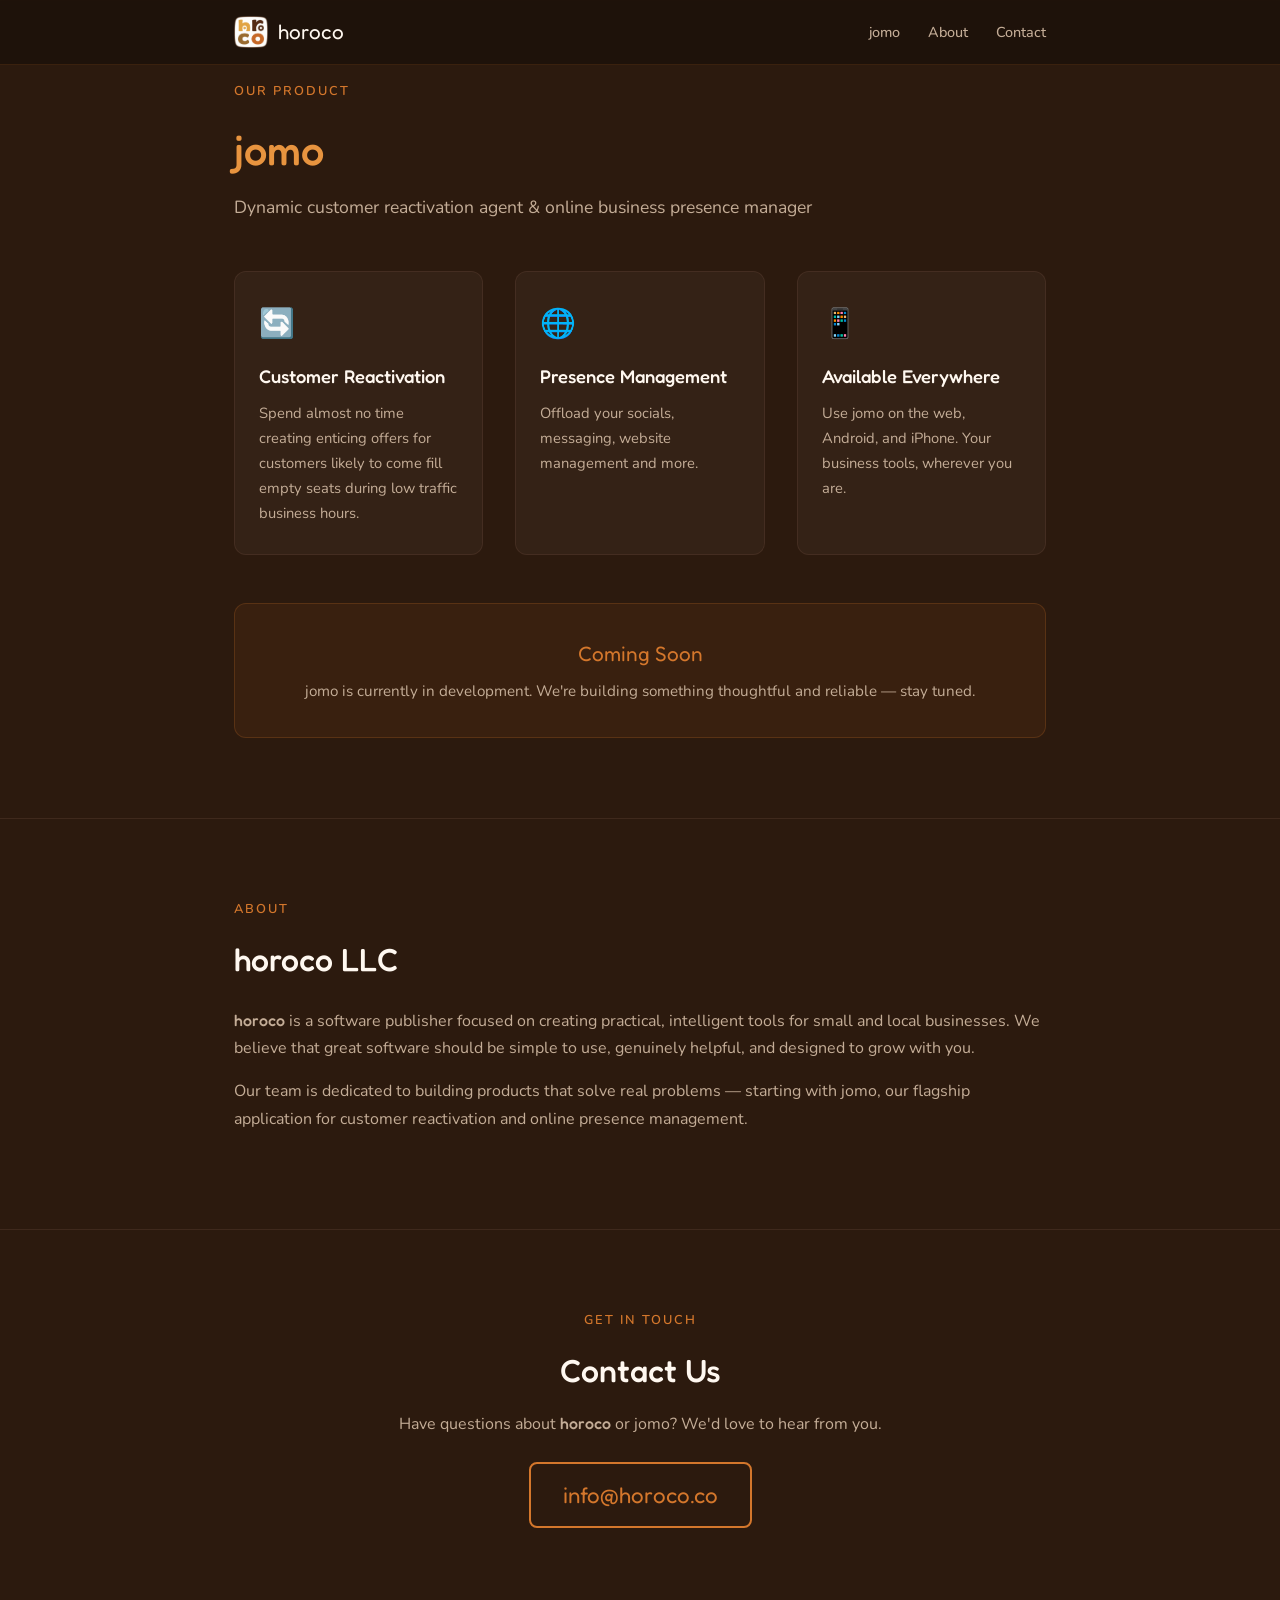
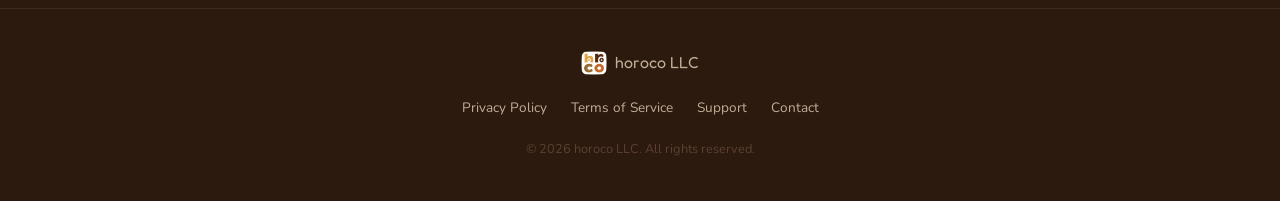
<file: index.html>
<!DOCTYPE html>
<html lang="en">
<head>
    <meta charset="UTF-8">
    <meta name="viewport" content="width=device-width, initial-scale=1.0">
    <title>horoco — Software for Growing Businesses</title>
    <meta name="description" content="horoco LLC builds intelligent software for small and local businesses. Our flagship product jomo is a dynamic customer reactivation agent and online business presence manager.">
    <link rel="preconnect" href="https://fonts.googleapis.com">
    <link rel="preconnect" href="https://fonts.gstatic.com" crossorigin>
    <link href="https://fonts.googleapis.com/css2?family=Fredoka:wght@400;500;600&family=Nunito:wght@400;500;600;700&display=swap" rel="stylesheet">
    <link rel="stylesheet" href="style.css">
    <link rel="icon" type="image/png" href="logo.png">
</head>
<body>

    <nav>
        <div class="nav-inner">
            <a href="/" class="nav-logo">
                <img src="logo.png" alt="horoco" class="logo-img">
                <span class="logo-text">horoco</span>
            </a>
            <div class="nav-links">
                <a href="#jomo">jomo</a>
                <a href="#about">About</a>
                <a href="#contact">Contact</a>
            </div>
        </div>
    </nav>

    <main>
        <section id="jomo" class="product first-section">
            <div class="container">
                <div class="section-label">Our Product</div>
                <h2>jomo</h2>
                <p class="product-tagline">Dynamic customer reactivation agent &amp; online business presence manager</p>

                <div class="features">
                    <div class="feature">
                        <div class="feature-icon">&#x1F504;</div>
                        <h3>Customer Reactivation</h3>
                        <p>Spend almost no time creating enticing offers for customers likely to come fill empty seats during low traffic business hours.</p>
                    </div>
                    <div class="feature">
                        <div class="feature-icon">&#x1F310;</div>
                        <h3>Presence Management</h3>
                        <p>Offload your socials, messaging, website management and more.</p>
                    </div>
                    <div class="feature">
                        <div class="feature-icon">&#x1F4F1;</div>
                        <h3>Available Everywhere</h3>
                        <p>Use jomo on the web, Android, and iPhone. Your business tools, wherever you are.</p>
                    </div>
                </div>

                <div class="coming-soon">
                    <span>Coming Soon</span>
                    <p>jomo is currently in development. We're building something thoughtful and reliable — stay tuned.</p>
                </div>
            </div>
        </section>

        <section id="about" class="about">
            <div class="container">
                <div class="section-label">About</div>
                <h2>horoco LLC</h2>
                <p><span class="brand">horoco</span> is a software publisher focused on creating practical, intelligent tools for small and local businesses. We believe that great software should be simple to use, genuinely helpful, and designed to grow with you.</p>
                <p>Our team is dedicated to building products that solve real problems — starting with jomo, our flagship application for customer reactivation and online presence management.</p>
            </div>
        </section>

        <section id="contact" class="contact">
            <div class="container">
                <div class="section-label">Get in Touch</div>
                <h2>Contact Us</h2>
                <p>Have questions about <span class="brand">horoco</span> or jomo? We'd love to hear from you.</p>
                <a href="mailto:info@horoco.co" class="email-link">info@horoco.co</a>
            </div>
        </section>
    </main>

    <footer>
        <div class="container footer-inner">
            <div class="footer-brand">
                <img src="logo.png" alt="horoco" class="footer-logo-img">
                <span>horoco LLC</span>
            </div>
            <div class="footer-links">
                <a href="privacy.html">Privacy Policy</a>
                <a href="terms.html">Terms of Service</a>
                <a href="support.html">Support</a>
                <a href="mailto:info@horoco.co">Contact</a>
            </div>
            <div class="footer-copy">
                &copy; 2026 horoco LLC. All rights reserved.
            </div>
        </div>
    </footer>

</body>
</html>
</file>
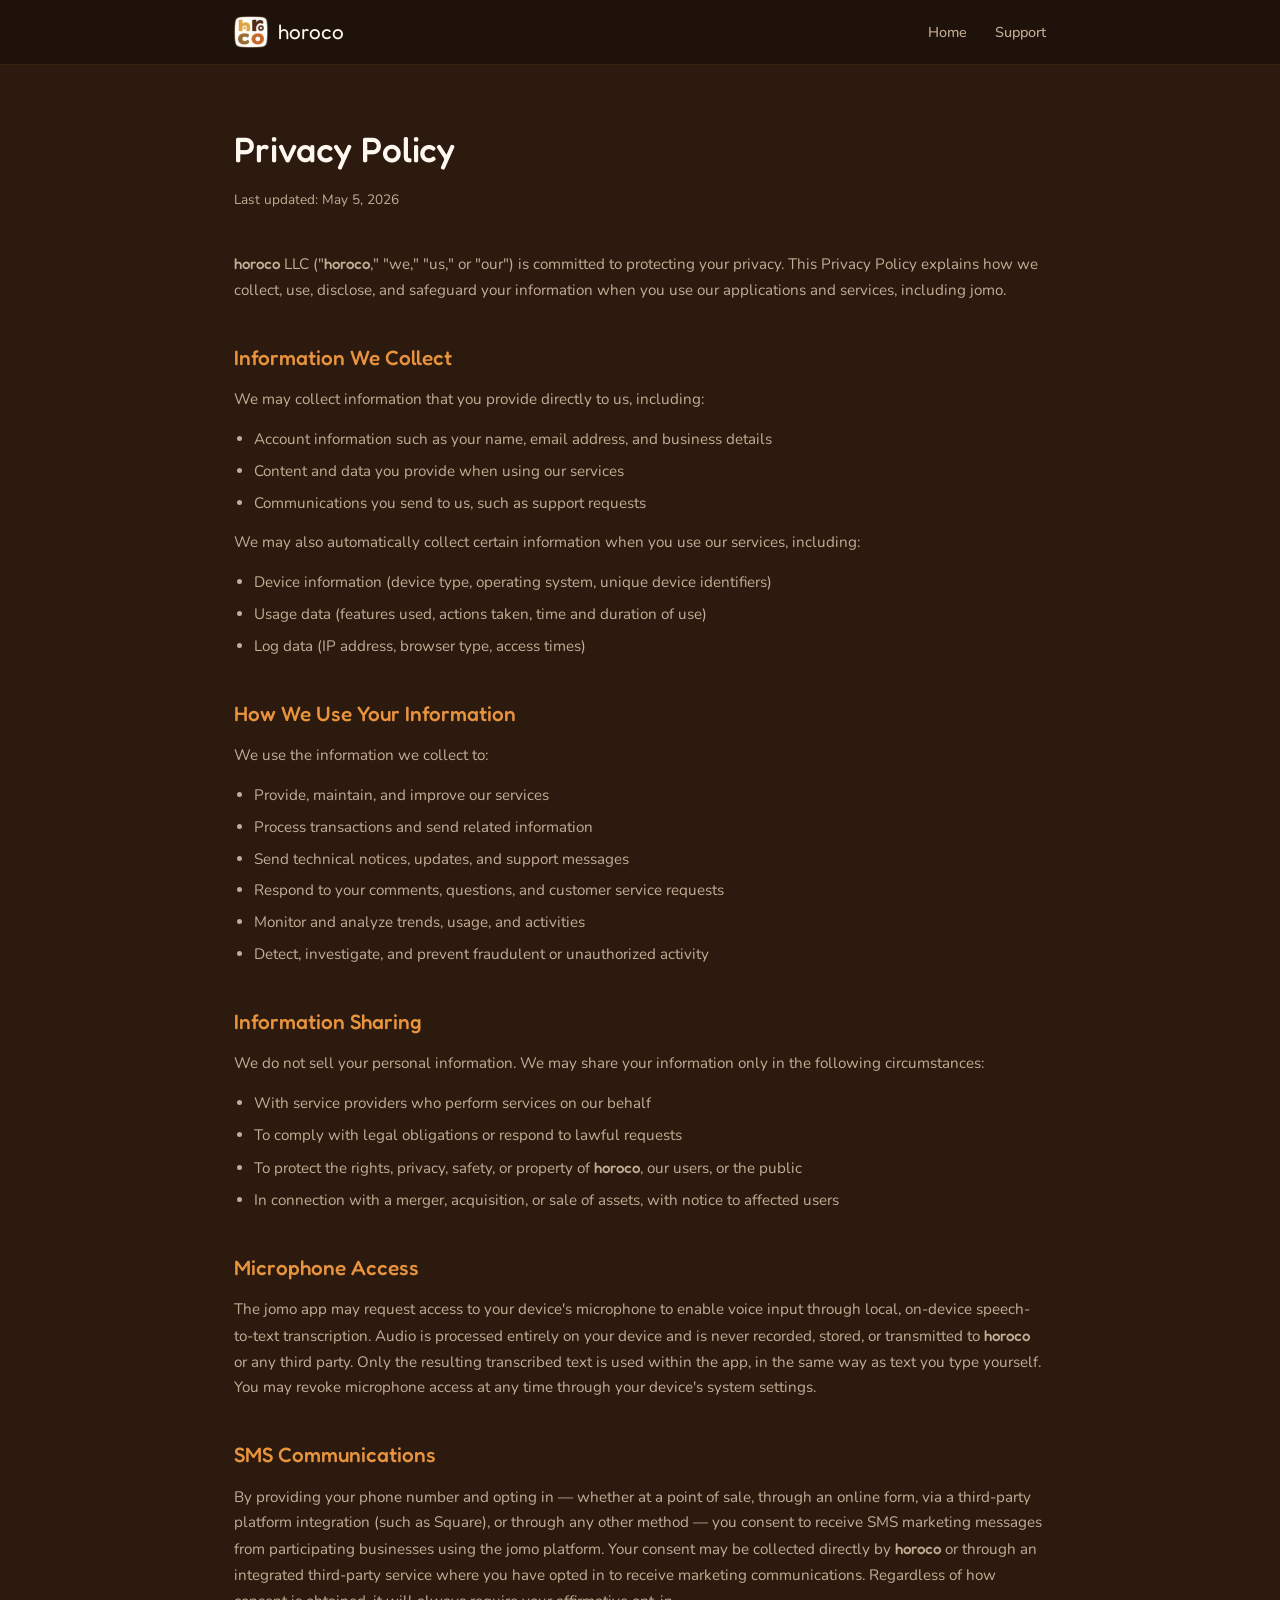
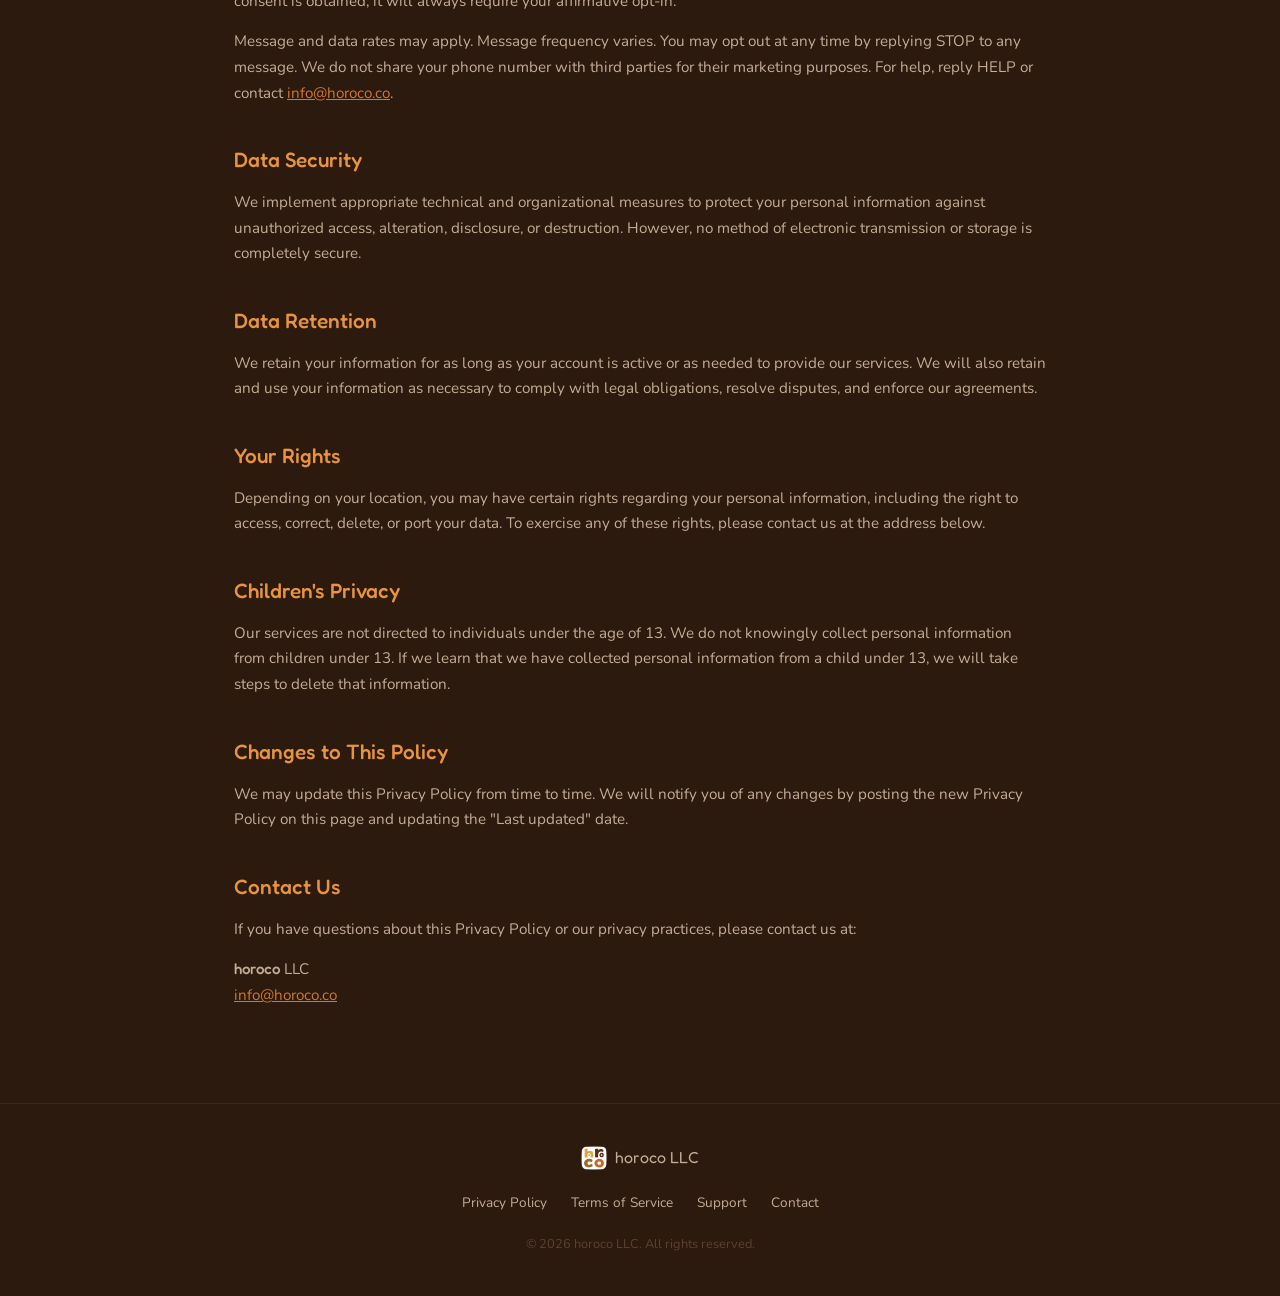
<file: privacy.html>
<!DOCTYPE html>
<html lang="en">
<head>
    <meta charset="UTF-8">
    <meta name="viewport" content="width=device-width, initial-scale=1.0">
    <title>Privacy Policy — horoco LLC</title>
    <meta name="description" content="Privacy Policy for horoco LLC and jomo.">
    <link rel="preconnect" href="https://fonts.googleapis.com">
    <link rel="preconnect" href="https://fonts.gstatic.com" crossorigin>
    <link href="https://fonts.googleapis.com/css2?family=Fredoka:wght@400;500;600&family=Nunito:wght@400;500;600;700&display=swap" rel="stylesheet">
    <link rel="stylesheet" href="style.css">
    <link rel="icon" type="image/png" href="logo.png">
    <style>
        .legal { padding: 120px 0 80px; }
        .legal h1 { font-size: 2.2rem; margin-bottom: 8px; }
        .legal .updated { font-size: 0.85rem; color: var(--cream-dim); margin-bottom: 40px; }
        .legal h2 { font-size: 1.3rem; margin-top: 36px; margin-bottom: 12px; color: var(--orange-light); }
        .legal p, .legal ul { color: var(--cream-dim); margin-bottom: 14px; font-size: 0.95rem; }
        .legal ul { padding-left: 20px; }
        .legal li { margin-bottom: 6px; }
        .legal a { color: var(--orange); }
    </style>
</head>
<body>

    <nav>
        <div class="nav-inner">
            <a href="/" class="nav-logo">
                <img src="logo.png" alt="horoco" class="logo-img">
                <span class="logo-text">horoco</span>
            </a>
            <div class="nav-links">
                <a href="/">Home</a>
                <a href="support.html">Support</a>
            </div>
        </div>
    </nav>

    <main class="legal">
        <div class="container">
            <h1>Privacy Policy</h1>
            <p class="updated">Last updated: May 5, 2026</p>

            <p><span class="brand">horoco</span> LLC ("<span class="brand">horoco</span>," "we," "us," or "our") is committed to protecting your privacy. This Privacy Policy explains how we collect, use, disclose, and safeguard your information when you use our applications and services, including jomo.</p>

            <h2>Information We Collect</h2>
            <p>We may collect information that you provide directly to us, including:</p>
            <ul>
                <li>Account information such as your name, email address, and business details</li>
                <li>Content and data you provide when using our services</li>
                <li>Communications you send to us, such as support requests</li>
            </ul>
            <p>We may also automatically collect certain information when you use our services, including:</p>
            <ul>
                <li>Device information (device type, operating system, unique device identifiers)</li>
                <li>Usage data (features used, actions taken, time and duration of use)</li>
                <li>Log data (IP address, browser type, access times)</li>
            </ul>

            <h2>How We Use Your Information</h2>
            <p>We use the information we collect to:</p>
            <ul>
                <li>Provide, maintain, and improve our services</li>
                <li>Process transactions and send related information</li>
                <li>Send technical notices, updates, and support messages</li>
                <li>Respond to your comments, questions, and customer service requests</li>
                <li>Monitor and analyze trends, usage, and activities</li>
                <li>Detect, investigate, and prevent fraudulent or unauthorized activity</li>
            </ul>

            <h2>Information Sharing</h2>
            <p>We do not sell your personal information. We may share your information only in the following circumstances:</p>
            <ul>
                <li>With service providers who perform services on our behalf</li>
                <li>To comply with legal obligations or respond to lawful requests</li>
                <li>To protect the rights, privacy, safety, or property of <span class="brand">horoco</span>, our users, or the public</li>
                <li>In connection with a merger, acquisition, or sale of assets, with notice to affected users</li>
            </ul>

            <h2>Microphone Access</h2>
            <p>The jomo app may request access to your device's microphone to enable voice input through local, on-device speech-to-text transcription. Audio is processed entirely on your device and is never recorded, stored, or transmitted to <span class="brand">horoco</span> or any third party. Only the resulting transcribed text is used within the app, in the same way as text you type yourself. You may revoke microphone access at any time through your device's system settings.</p>

            <h2>SMS Communications</h2>
            <p>By providing your phone number and opting in — whether at a point of sale, through an online form, via a third-party platform integration (such as Square), or through any other method — you consent to receive SMS marketing messages from participating businesses using the jomo platform. Your consent may be collected directly by <span class="brand">horoco</span> or through an integrated third-party service where you have opted in to receive marketing communications. Regardless of how consent is obtained, it will always require your affirmative opt-in.</p>
            <p>Message and data rates may apply. Message frequency varies. You may opt out at any time by replying STOP to any message. We do not share your phone number with third parties for their marketing purposes. For help, reply HELP or contact <a href="mailto:info@horoco.co">info@horoco.co</a>.</p>

            <h2>Data Security</h2>
            <p>We implement appropriate technical and organizational measures to protect your personal information against unauthorized access, alteration, disclosure, or destruction. However, no method of electronic transmission or storage is completely secure.</p>

            <h2>Data Retention</h2>
            <p>We retain your information for as long as your account is active or as needed to provide our services. We will also retain and use your information as necessary to comply with legal obligations, resolve disputes, and enforce our agreements.</p>

            <h2>Your Rights</h2>
            <p>Depending on your location, you may have certain rights regarding your personal information, including the right to access, correct, delete, or port your data. To exercise any of these rights, please contact us at the address below.</p>

            <h2>Children's Privacy</h2>
            <p>Our services are not directed to individuals under the age of 13. We do not knowingly collect personal information from children under 13. If we learn that we have collected personal information from a child under 13, we will take steps to delete that information.</p>

            <h2>Changes to This Policy</h2>
            <p>We may update this Privacy Policy from time to time. We will notify you of any changes by posting the new Privacy Policy on this page and updating the "Last updated" date.</p>

            <h2>Contact Us</h2>
            <p>If you have questions about this Privacy Policy or our privacy practices, please contact us at:</p>
            <p><span class="brand">horoco</span> LLC<br><a href="mailto:info@horoco.co">info@horoco.co</a></p>
        </div>
    </main>

    <footer>
        <div class="container footer-inner">
            <div class="footer-brand">
                <img src="logo.png" alt="horoco" class="footer-logo-img">
                <span>horoco LLC</span>
            </div>
            <div class="footer-links">
                <a href="privacy.html">Privacy Policy</a>
                <a href="terms.html">Terms of Service</a>
                <a href="support.html">Support</a>
                <a href="mailto:info@horoco.co">Contact</a>
            </div>
            <div class="footer-copy">
                &copy; 2026 horoco LLC. All rights reserved.
            </div>
        </div>
    </footer>

</body>
</html>
</file>
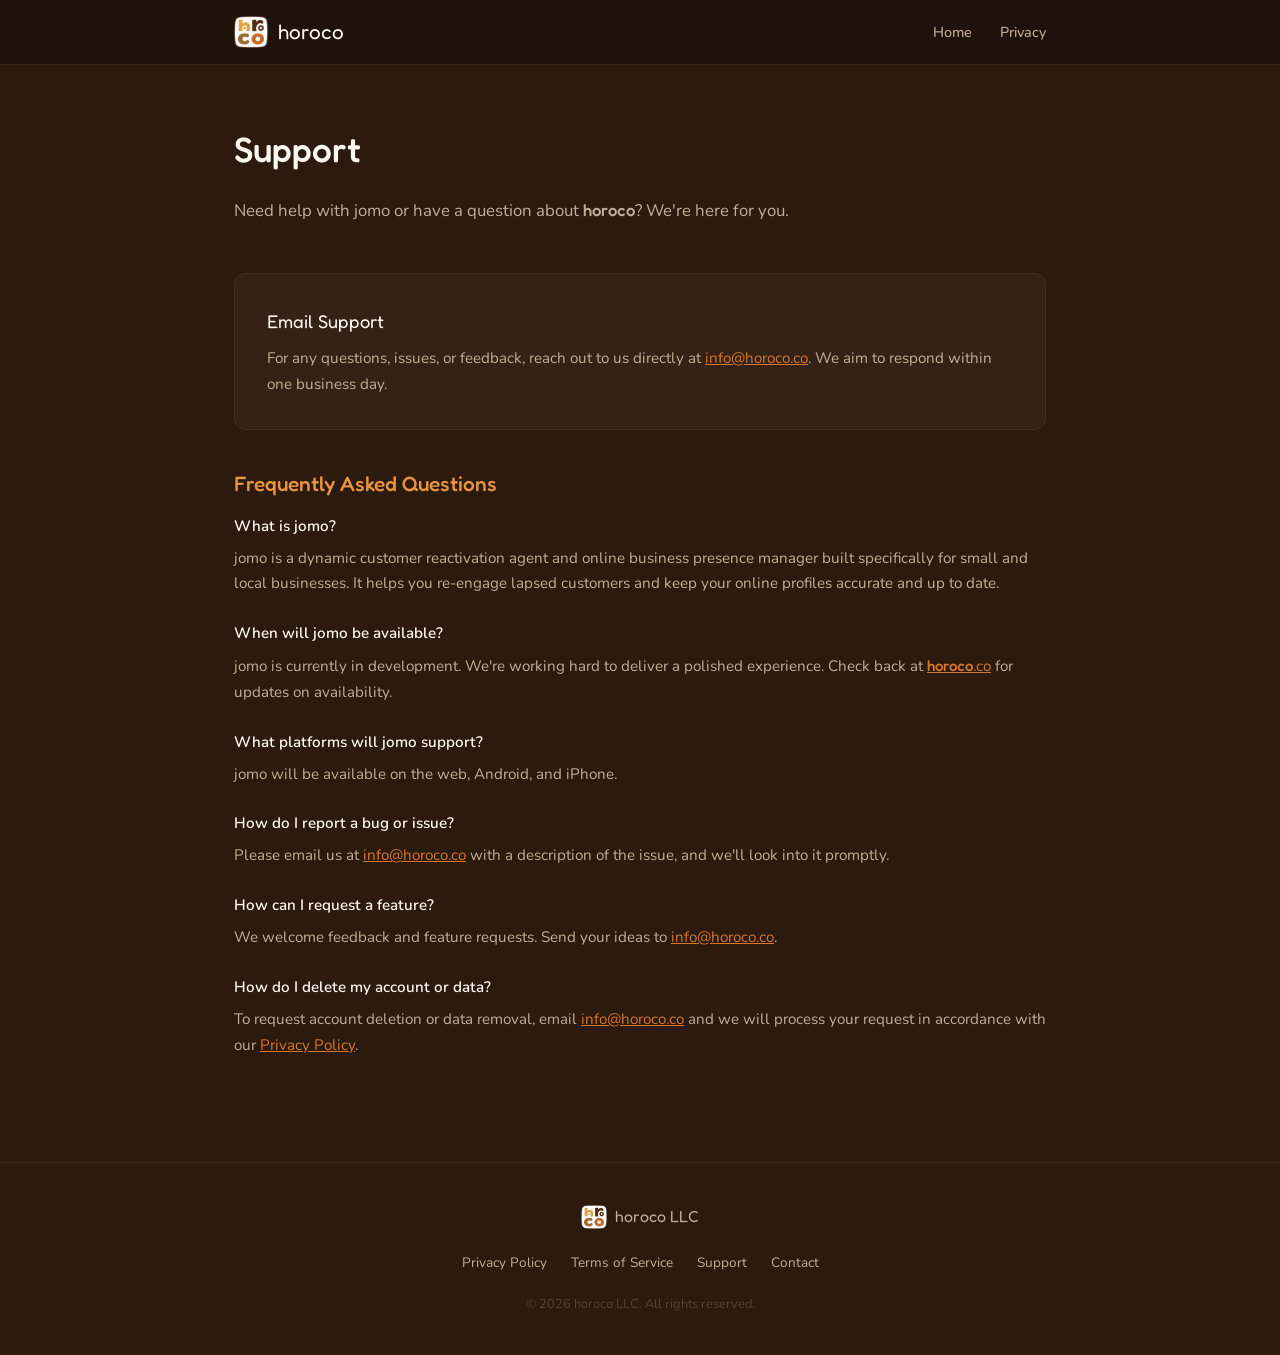
<file: support.html>
<!DOCTYPE html>
<html lang="en">
<head>
    <meta charset="UTF-8">
    <meta name="viewport" content="width=device-width, initial-scale=1.0">
    <title>Support — horoco LLC</title>
    <meta name="description" content="Get help and support for jomo and other horoco products.">
    <link rel="preconnect" href="https://fonts.googleapis.com">
    <link rel="preconnect" href="https://fonts.gstatic.com" crossorigin>
    <link href="https://fonts.googleapis.com/css2?family=Fredoka:wght@400;500;600&family=Nunito:wght@400;500;600;700&display=swap" rel="stylesheet">
    <link rel="stylesheet" href="style.css">
    <link rel="icon" type="image/png" href="logo.png">
    <style>
        .support { padding: 120px 0 80px; }
        .support h1 { font-size: 2.2rem; margin-bottom: 16px; }
        .support .intro { color: var(--cream-dim); margin-bottom: 48px; font-size: 1.05rem; }
        .support h2 { font-size: 1.3rem; margin-top: 36px; margin-bottom: 12px; color: var(--orange-light); font-family: 'Fredoka', sans-serif; font-weight: 500; }
        .support p { color: var(--cream-dim); margin-bottom: 14px; font-size: 0.95rem; }
        .support a { color: var(--orange); }
        .support-card {
            background: rgba(61, 43, 30, 0.5);
            border: 1px solid rgba(92, 64, 51, 0.4);
            border-radius: 12px;
            padding: 32px;
            margin-bottom: 24px;
        }
        .support-card h3 {
            font-family: 'Fredoka', sans-serif;
            font-weight: 400;
            font-size: 1.15rem;
            color: var(--cream-light);
            margin-bottom: 8px;
        }
        .support-card p {
            margin-bottom: 0;
        }
        .faq-item { margin-bottom: 24px; }
        .faq-item h3 {
            font-family: 'Nunito', sans-serif;
            font-weight: 600;
            font-size: 0.95rem;
            color: var(--cream-light);
            margin-bottom: 6px;
        }
        .faq-item p { margin-bottom: 0; }
    </style>
</head>
<body>

    <nav>
        <div class="nav-inner">
            <a href="/" class="nav-logo">
                <img src="logo.png" alt="horoco" class="logo-img">
                <span class="logo-text">horoco</span>
            </a>
            <div class="nav-links">
                <a href="/">Home</a>
                <a href="privacy.html">Privacy</a>
            </div>
        </div>
    </nav>

    <main class="support">
        <div class="container">
            <h1>Support</h1>
            <p class="intro">Need help with jomo or have a question about <span class="brand">horoco</span>? We're here for you.</p>

            <div class="support-card">
                <h3>Email Support</h3>
                <p>For any questions, issues, or feedback, reach out to us directly at <a href="mailto:info@horoco.co">info@horoco.co</a>. We aim to respond within one business day.</p>
            </div>

            <h2>Frequently Asked Questions</h2>

            <div class="faq-item">
                <h3>What is jomo?</h3>
                <p>jomo is a dynamic customer reactivation agent and online business presence manager built specifically for small and local businesses. It helps you re-engage lapsed customers and keep your online profiles accurate and up to date.</p>
            </div>

            <div class="faq-item">
                <h3>When will jomo be available?</h3>
                <p>jomo is currently in development. We're working hard to deliver a polished experience. Check back at <a href="https://www.horoco.co"><span class="brand">horoco</span>.co</a> for updates on availability.</p>
            </div>

            <div class="faq-item">
                <h3>What platforms will jomo support?</h3>
                <p>jomo will be available on the web, Android, and iPhone.</p>
            </div>

            <div class="faq-item">
                <h3>How do I report a bug or issue?</h3>
                <p>Please email us at <a href="mailto:info@horoco.co">info@horoco.co</a> with a description of the issue, and we'll look into it promptly.</p>
            </div>

            <div class="faq-item">
                <h3>How can I request a feature?</h3>
                <p>We welcome feedback and feature requests. Send your ideas to <a href="mailto:info@horoco.co">info@horoco.co</a>.</p>
            </div>

            <div class="faq-item">
                <h3>How do I delete my account or data?</h3>
                <p>To request account deletion or data removal, email <a href="mailto:info@horoco.co">info@horoco.co</a> and we will process your request in accordance with our <a href="privacy.html">Privacy Policy</a>.</p>
            </div>
        </div>
    </main>

    <footer>
        <div class="container footer-inner">
            <div class="footer-brand">
                <img src="logo.png" alt="horoco" class="footer-logo-img">
                <span>horoco LLC</span>
            </div>
            <div class="footer-links">
                <a href="privacy.html">Privacy Policy</a>
                <a href="terms.html">Terms of Service</a>
                <a href="support.html">Support</a>
                <a href="mailto:info@horoco.co">Contact</a>
            </div>
            <div class="footer-copy">
                &copy; 2026 horoco LLC. All rights reserved.
            </div>
        </div>
    </footer>

</body>
</html>
</file>
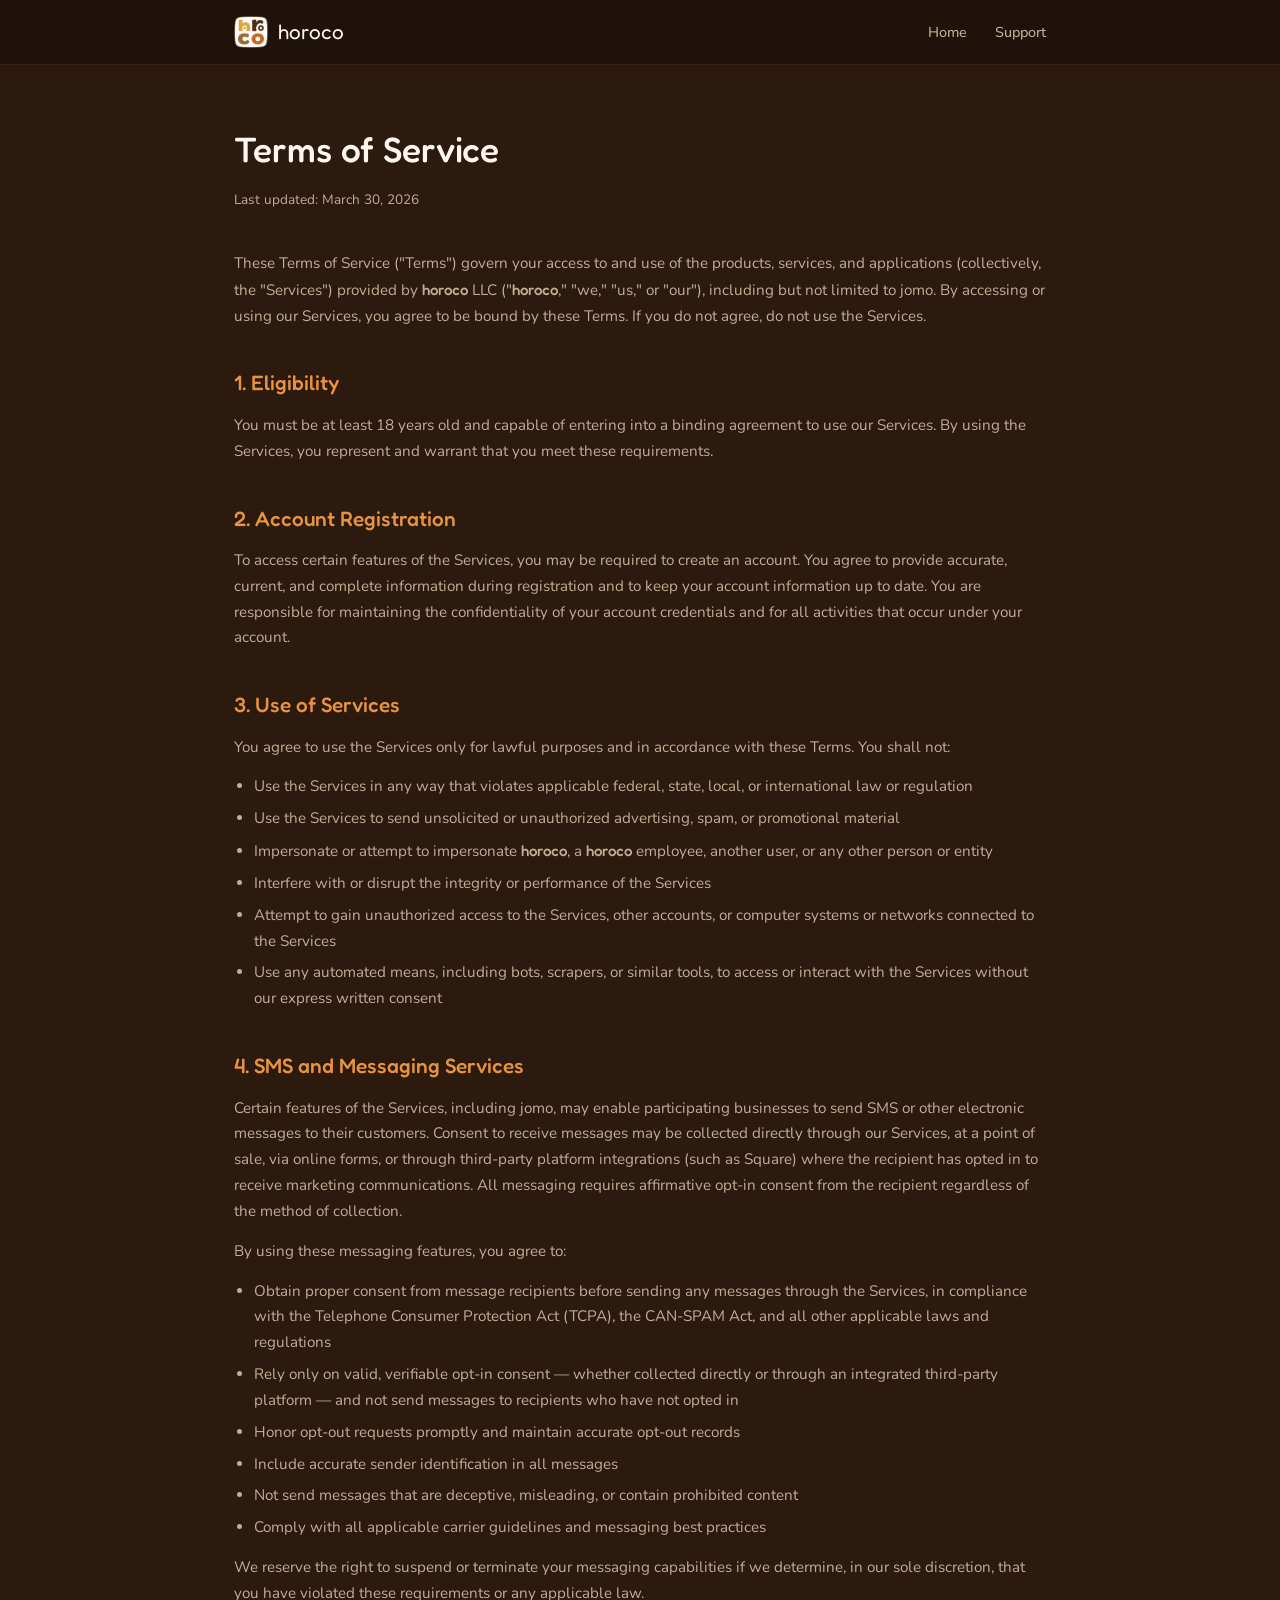
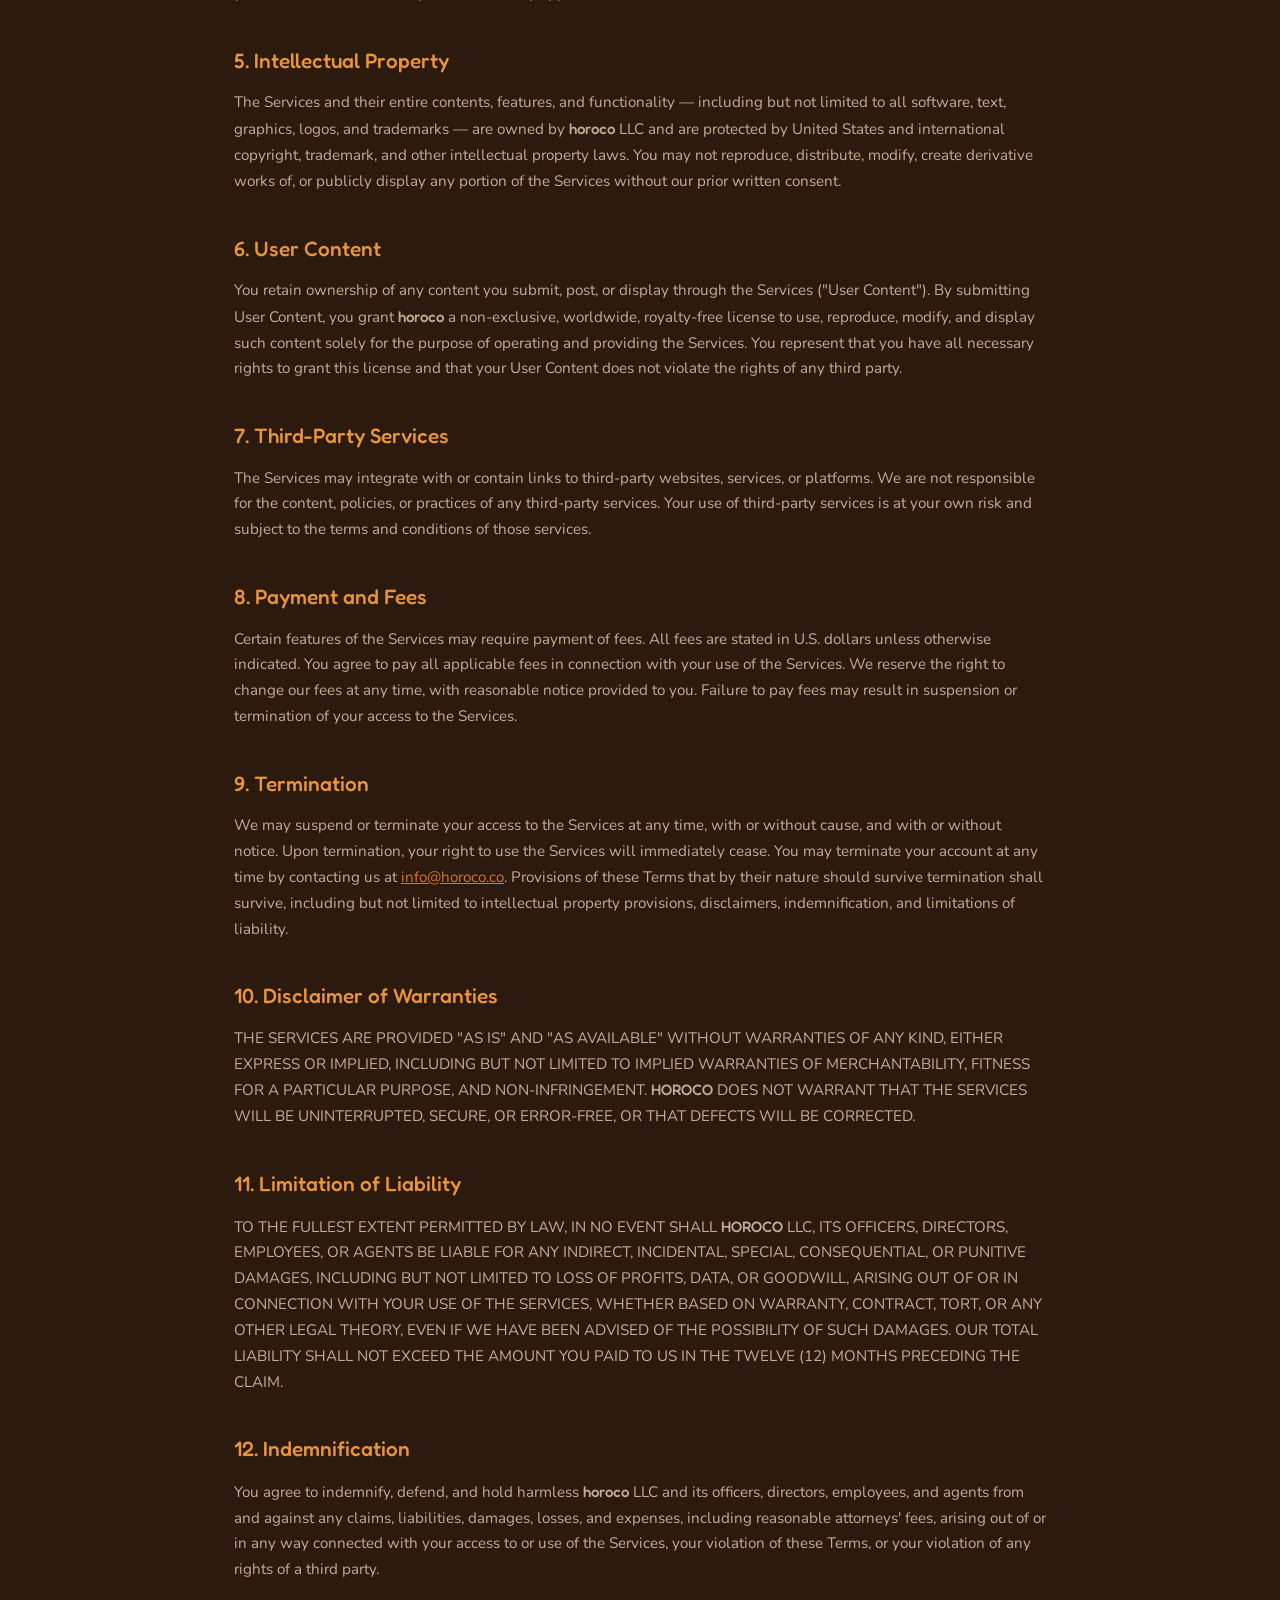
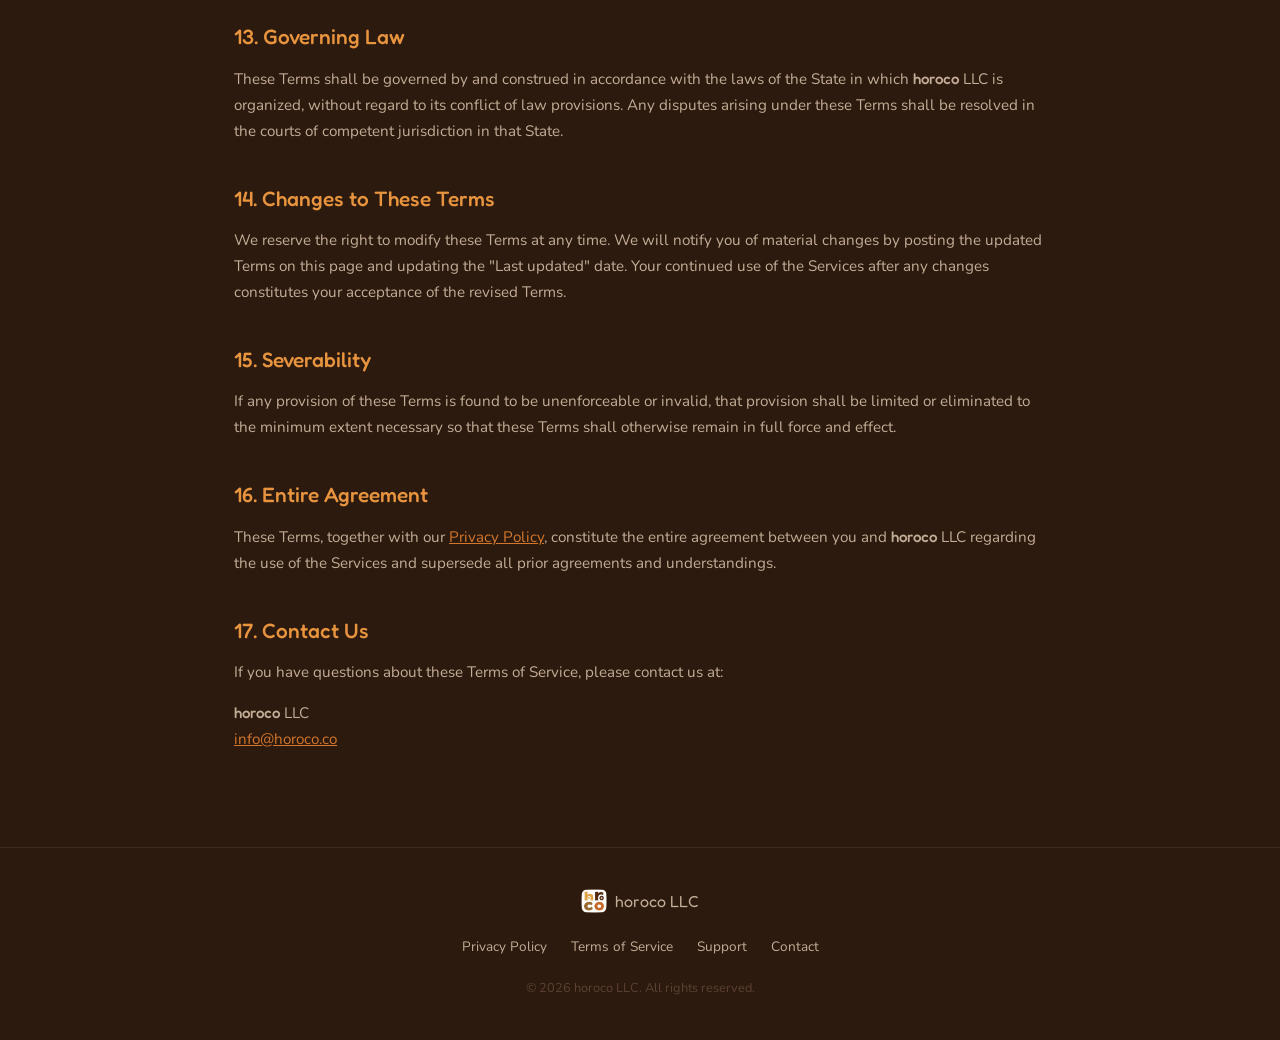
<file: terms.html>
<!DOCTYPE html>
<html lang="en">
<head>
    <meta charset="UTF-8">
    <meta name="viewport" content="width=device-width, initial-scale=1.0">
    <title>Terms of Service — horoco LLC</title>
    <meta name="description" content="Terms of Service for horoco LLC products and services, including jomo.">
    <link rel="preconnect" href="https://fonts.googleapis.com">
    <link rel="preconnect" href="https://fonts.gstatic.com" crossorigin>
    <link href="https://fonts.googleapis.com/css2?family=Fredoka:wght@400;500;600&family=Nunito:wght@400;500;600;700&display=swap" rel="stylesheet">
    <link rel="stylesheet" href="style.css">
    <link rel="icon" type="image/png" href="logo.png">
    <style>
        .legal { padding: 120px 0 80px; }
        .legal h1 { font-size: 2.2rem; margin-bottom: 8px; }
        .legal .updated { font-size: 0.85rem; color: var(--cream-dim); margin-bottom: 40px; }
        .legal h2 { font-size: 1.3rem; margin-top: 36px; margin-bottom: 12px; color: var(--orange-light); }
        .legal p, .legal ul { color: var(--cream-dim); margin-bottom: 14px; font-size: 0.95rem; }
        .legal ul { padding-left: 20px; }
        .legal li { margin-bottom: 6px; }
        .legal a { color: var(--orange); }
    </style>
</head>
<body>

    <nav>
        <div class="nav-inner">
            <a href="/" class="nav-logo">
                <img src="logo.png" alt="horoco" class="logo-img">
                <span class="logo-text">horoco</span>
            </a>
            <div class="nav-links">
                <a href="/">Home</a>
                <a href="support.html">Support</a>
            </div>
        </div>
    </nav>

    <main class="legal">
        <div class="container">
            <h1>Terms of Service</h1>
            <p class="updated">Last updated: March 30, 2026</p>

            <p>These Terms of Service ("Terms") govern your access to and use of the products, services, and applications (collectively, the "Services") provided by <span class="brand">horoco</span> LLC ("<span class="brand">horoco</span>," "we," "us," or "our"), including but not limited to jomo. By accessing or using our Services, you agree to be bound by these Terms. If you do not agree, do not use the Services.</p>

            <h2>1. Eligibility</h2>
            <p>You must be at least 18 years old and capable of entering into a binding agreement to use our Services. By using the Services, you represent and warrant that you meet these requirements.</p>

            <h2>2. Account Registration</h2>
            <p>To access certain features of the Services, you may be required to create an account. You agree to provide accurate, current, and complete information during registration and to keep your account information up to date. You are responsible for maintaining the confidentiality of your account credentials and for all activities that occur under your account.</p>

            <h2>3. Use of Services</h2>
            <p>You agree to use the Services only for lawful purposes and in accordance with these Terms. You shall not:</p>
            <ul>
                <li>Use the Services in any way that violates applicable federal, state, local, or international law or regulation</li>
                <li>Use the Services to send unsolicited or unauthorized advertising, spam, or promotional material</li>
                <li>Impersonate or attempt to impersonate <span class="brand">horoco</span>, a <span class="brand">horoco</span> employee, another user, or any other person or entity</li>
                <li>Interfere with or disrupt the integrity or performance of the Services</li>
                <li>Attempt to gain unauthorized access to the Services, other accounts, or computer systems or networks connected to the Services</li>
                <li>Use any automated means, including bots, scrapers, or similar tools, to access or interact with the Services without our express written consent</li>
            </ul>

            <h2>4. SMS and Messaging Services</h2>
            <p>Certain features of the Services, including jomo, may enable participating businesses to send SMS or other electronic messages to their customers. Consent to receive messages may be collected directly through our Services, at a point of sale, via online forms, or through third-party platform integrations (such as Square) where the recipient has opted in to receive marketing communications. All messaging requires affirmative opt-in consent from the recipient regardless of the method of collection.</p>
            <p>By using these messaging features, you agree to:</p>
            <ul>
                <li>Obtain proper consent from message recipients before sending any messages through the Services, in compliance with the Telephone Consumer Protection Act (TCPA), the CAN-SPAM Act, and all other applicable laws and regulations</li>
                <li>Rely only on valid, verifiable opt-in consent — whether collected directly or through an integrated third-party platform — and not send messages to recipients who have not opted in</li>
                <li>Honor opt-out requests promptly and maintain accurate opt-out records</li>
                <li>Include accurate sender identification in all messages</li>
                <li>Not send messages that are deceptive, misleading, or contain prohibited content</li>
                <li>Comply with all applicable carrier guidelines and messaging best practices</li>
            </ul>
            <p>We reserve the right to suspend or terminate your messaging capabilities if we determine, in our sole discretion, that you have violated these requirements or any applicable law.</p>

            <h2>5. Intellectual Property</h2>
            <p>The Services and their entire contents, features, and functionality — including but not limited to all software, text, graphics, logos, and trademarks — are owned by <span class="brand">horoco</span> LLC and are protected by United States and international copyright, trademark, and other intellectual property laws. You may not reproduce, distribute, modify, create derivative works of, or publicly display any portion of the Services without our prior written consent.</p>

            <h2>6. User Content</h2>
            <p>You retain ownership of any content you submit, post, or display through the Services ("User Content"). By submitting User Content, you grant <span class="brand">horoco</span> a non-exclusive, worldwide, royalty-free license to use, reproduce, modify, and display such content solely for the purpose of operating and providing the Services. You represent that you have all necessary rights to grant this license and that your User Content does not violate the rights of any third party.</p>

            <h2>7. Third-Party Services</h2>
            <p>The Services may integrate with or contain links to third-party websites, services, or platforms. We are not responsible for the content, policies, or practices of any third-party services. Your use of third-party services is at your own risk and subject to the terms and conditions of those services.</p>

            <h2>8. Payment and Fees</h2>
            <p>Certain features of the Services may require payment of fees. All fees are stated in U.S. dollars unless otherwise indicated. You agree to pay all applicable fees in connection with your use of the Services. We reserve the right to change our fees at any time, with reasonable notice provided to you. Failure to pay fees may result in suspension or termination of your access to the Services.</p>

            <h2>9. Termination</h2>
            <p>We may suspend or terminate your access to the Services at any time, with or without cause, and with or without notice. Upon termination, your right to use the Services will immediately cease. You may terminate your account at any time by contacting us at <a href="mailto:info@horoco.co">info@horoco.co</a>. Provisions of these Terms that by their nature should survive termination shall survive, including but not limited to intellectual property provisions, disclaimers, indemnification, and limitations of liability.</p>

            <h2>10. Disclaimer of Warranties</h2>
            <p>THE SERVICES ARE PROVIDED "AS IS" AND "AS AVAILABLE" WITHOUT WARRANTIES OF ANY KIND, EITHER EXPRESS OR IMPLIED, INCLUDING BUT NOT LIMITED TO IMPLIED WARRANTIES OF MERCHANTABILITY, FITNESS FOR A PARTICULAR PURPOSE, AND NON-INFRINGEMENT. <span class="brand">HOROCO</span> DOES NOT WARRANT THAT THE SERVICES WILL BE UNINTERRUPTED, SECURE, OR ERROR-FREE, OR THAT DEFECTS WILL BE CORRECTED.</p>

            <h2>11. Limitation of Liability</h2>
            <p>TO THE FULLEST EXTENT PERMITTED BY LAW, IN NO EVENT SHALL <span class="brand">HOROCO</span> LLC, ITS OFFICERS, DIRECTORS, EMPLOYEES, OR AGENTS BE LIABLE FOR ANY INDIRECT, INCIDENTAL, SPECIAL, CONSEQUENTIAL, OR PUNITIVE DAMAGES, INCLUDING BUT NOT LIMITED TO LOSS OF PROFITS, DATA, OR GOODWILL, ARISING OUT OF OR IN CONNECTION WITH YOUR USE OF THE SERVICES, WHETHER BASED ON WARRANTY, CONTRACT, TORT, OR ANY OTHER LEGAL THEORY, EVEN IF WE HAVE BEEN ADVISED OF THE POSSIBILITY OF SUCH DAMAGES. OUR TOTAL LIABILITY SHALL NOT EXCEED THE AMOUNT YOU PAID TO US IN THE TWELVE (12) MONTHS PRECEDING THE CLAIM.</p>

            <h2>12. Indemnification</h2>
            <p>You agree to indemnify, defend, and hold harmless <span class="brand">horoco</span> LLC and its officers, directors, employees, and agents from and against any claims, liabilities, damages, losses, and expenses, including reasonable attorneys' fees, arising out of or in any way connected with your access to or use of the Services, your violation of these Terms, or your violation of any rights of a third party.</p>

            <h2>13. Governing Law</h2>
            <p>These Terms shall be governed by and construed in accordance with the laws of the State in which <span class="brand">horoco</span> LLC is organized, without regard to its conflict of law provisions. Any disputes arising under these Terms shall be resolved in the courts of competent jurisdiction in that State.</p>

            <h2>14. Changes to These Terms</h2>
            <p>We reserve the right to modify these Terms at any time. We will notify you of material changes by posting the updated Terms on this page and updating the "Last updated" date. Your continued use of the Services after any changes constitutes your acceptance of the revised Terms.</p>

            <h2>15. Severability</h2>
            <p>If any provision of these Terms is found to be unenforceable or invalid, that provision shall be limited or eliminated to the minimum extent necessary so that these Terms shall otherwise remain in full force and effect.</p>

            <h2>16. Entire Agreement</h2>
            <p>These Terms, together with our <a href="privacy.html">Privacy Policy</a>, constitute the entire agreement between you and <span class="brand">horoco</span> LLC regarding the use of the Services and supersede all prior agreements and understandings.</p>

            <h2>17. Contact Us</h2>
            <p>If you have questions about these Terms of Service, please contact us at:</p>
            <p><span class="brand">horoco</span> LLC<br><a href="mailto:info@horoco.co">info@horoco.co</a></p>
        </div>
    </main>

    <footer>
        <div class="container footer-inner">
            <div class="footer-brand">
                <img src="logo.png" alt="horoco" class="footer-logo-img">
                <span>horoco LLC</span>
            </div>
            <div class="footer-links">
                <a href="privacy.html">Privacy Policy</a>
                <a href="terms.html">Terms of Service</a>
                <a href="support.html">Support</a>
                <a href="mailto:info@horoco.co">Contact</a>
            </div>
            <div class="footer-copy">
                &copy; 2026 horoco LLC. All rights reserved.
            </div>
        </div>
    </footer>

</body>
</html>
</file>
<file: style.css>
:root {
    --brown-deep: #1E120A;
    --brown-dark: #2C1A0E;
    --brown-mid: #3D2B1E;
    --brown-light: #5C4033;
    --orange: #D4772C;
    --orange-light: #E8943F;
    --cream: #F5E6D3;
    --cream-light: #FFF8F0;
    --cream-dim: #C4AD97;
}

* {
    margin: 0;
    padding: 0;
    box-sizing: border-box;
}

html {
    scroll-behavior: smooth;
}

body {
    font-family: 'Nunito', -apple-system, sans-serif;
    background-color: var(--brown-dark);
    color: var(--cream);
    line-height: 1.7;
    -webkit-font-smoothing: antialiased;
}

.container {
    max-width: 860px;
    margin: 0 auto;
    padding: 0 24px;
}

h1, h2, h3 {
    font-family: 'Fredoka', sans-serif;
    font-weight: 500;
    color: var(--cream-light);
}

/* ---- NAV ---- */

nav {
    position: fixed;
    top: 0;
    left: 0;
    right: 0;
    z-index: 100;
    background: rgba(30, 18, 10, 0.92);
    backdrop-filter: blur(12px);
    -webkit-backdrop-filter: blur(12px);
    border-bottom: 1px solid rgba(212, 119, 44, 0.15);
}

.nav-inner {
    max-width: 860px;
    margin: 0 auto;
    padding: 0 24px;
    height: 64px;
    display: flex;
    align-items: center;
    justify-content: space-between;
}

.nav-logo {
    display: flex;
    align-items: center;
    gap: 10px;
    text-decoration: none;
}

.logo-img {
    height: 32px;
    width: auto;
}

.logo-text {
    font-family: 'Fredoka', sans-serif;
    font-size: 1.3rem;
    color: var(--cream-light);
}

.nav-links {
    display: flex;
    gap: 28px;
}

.nav-links a {
    color: var(--cream-dim);
    text-decoration: none;
    font-size: 0.9rem;
    font-weight: 500;
    transition: color 0.2s;
}

.nav-links a:hover {
    color: var(--orange);
}

.brand {
    font-family: 'Fredoka', sans-serif;
    font-weight: 500;
}

.first-section {
    padding-top: 120px;
    border-top: none;
}

/* ---- SECTIONS ---- */

.section-label {
    font-size: 0.8rem;
    font-weight: 600;
    text-transform: uppercase;
    letter-spacing: 2px;
    color: var(--orange);
    margin-bottom: 12px;
}

/* ---- PRODUCT ---- */

.product {
    padding: 80px 0;
    border-top: 1px solid rgba(92, 64, 51, 0.4);
}

.product h2 {
    font-size: 2.6rem;
    margin-bottom: 8px;
    color: var(--orange-light);
}

.product-tagline {
    font-size: 1.1rem;
    color: var(--cream-dim);
    margin-bottom: 48px;
}

.features {
    display: grid;
    grid-template-columns: repeat(auto-fit, minmax(220px, 1fr));
    gap: 32px;
    margin-bottom: 48px;
}

.feature {
    background: rgba(61, 43, 30, 0.5);
    border: 1px solid rgba(92, 64, 51, 0.4);
    border-radius: 12px;
    padding: 28px 24px;
}

.feature-icon {
    font-size: 1.8rem;
    margin-bottom: 12px;
}

.feature h3 {
    font-size: 1.15rem;
    margin-bottom: 8px;
}

.feature p {
    font-size: 0.92rem;
    color: var(--cream-dim);
    line-height: 1.7;
}

.coming-soon {
    text-align: center;
    padding: 32px;
    background: rgba(212, 119, 44, 0.08);
    border: 1px solid rgba(212, 119, 44, 0.2);
    border-radius: 12px;
}

.coming-soon span {
    display: inline-block;
    font-family: 'Fredoka', sans-serif;
    font-size: 1.3rem;
    color: var(--orange);
    margin-bottom: 8px;
}

.coming-soon p {
    color: var(--cream-dim);
    font-size: 0.95rem;
}

/* ---- ABOUT ---- */

.about {
    padding: 80px 0;
    border-top: 1px solid rgba(92, 64, 51, 0.4);
}

.about h2 {
    font-size: 2rem;
    margin-bottom: 20px;
}

.about p {
    color: var(--cream-dim);
    margin-bottom: 16px;
    font-size: 1rem;
}

/* ---- CONTACT ---- */

.contact {
    padding: 80px 0;
    text-align: center;
    border-top: 1px solid rgba(92, 64, 51, 0.4);
}

.contact h2 {
    font-size: 2rem;
    margin-bottom: 12px;
}

.contact p {
    color: var(--cream-dim);
    margin-bottom: 24px;
}

.email-link {
    display: inline-block;
    font-family: 'Fredoka', sans-serif;
    font-size: 1.4rem;
    color: var(--orange);
    text-decoration: none;
    padding: 12px 32px;
    border: 2px solid var(--orange);
    border-radius: 8px;
    transition: background 0.2s, color 0.2s;
}

.email-link:hover {
    background: var(--orange);
    color: var(--brown-deep);
}

/* ---- FOOTER ---- */

footer {
    border-top: 1px solid rgba(92, 64, 51, 0.4);
    padding: 40px 0;
}

.footer-inner {
    display: flex;
    flex-direction: column;
    align-items: center;
    gap: 20px;
    text-align: center;
}

.footer-brand {
    display: flex;
    align-items: center;
    gap: 8px;
    font-family: 'Fredoka', sans-serif;
    font-size: 1rem;
    color: var(--cream-dim);
}

.footer-logo-img {
    height: 24px;
    width: auto;
}

.footer-links {
    display: flex;
    gap: 24px;
}

.footer-links a {
    color: var(--cream-dim);
    text-decoration: none;
    font-size: 0.85rem;
    transition: color 0.2s;
}

.footer-links a:hover {
    color: var(--orange);
}

.footer-copy {
    font-size: 0.8rem;
    color: var(--brown-light);
}

/* ---- RESPONSIVE ---- */

@media (max-width: 600px) {
    .nav-links {
        gap: 16px;
    }

    .nav-links a {
        font-size: 0.82rem;
    }

    .product, .about, .contact {
        padding: 60px 0;
    }

    .first-section {
        padding-top: 80px;
    }

    .features {
        grid-template-columns: 1fr;
    }
}
</file>
